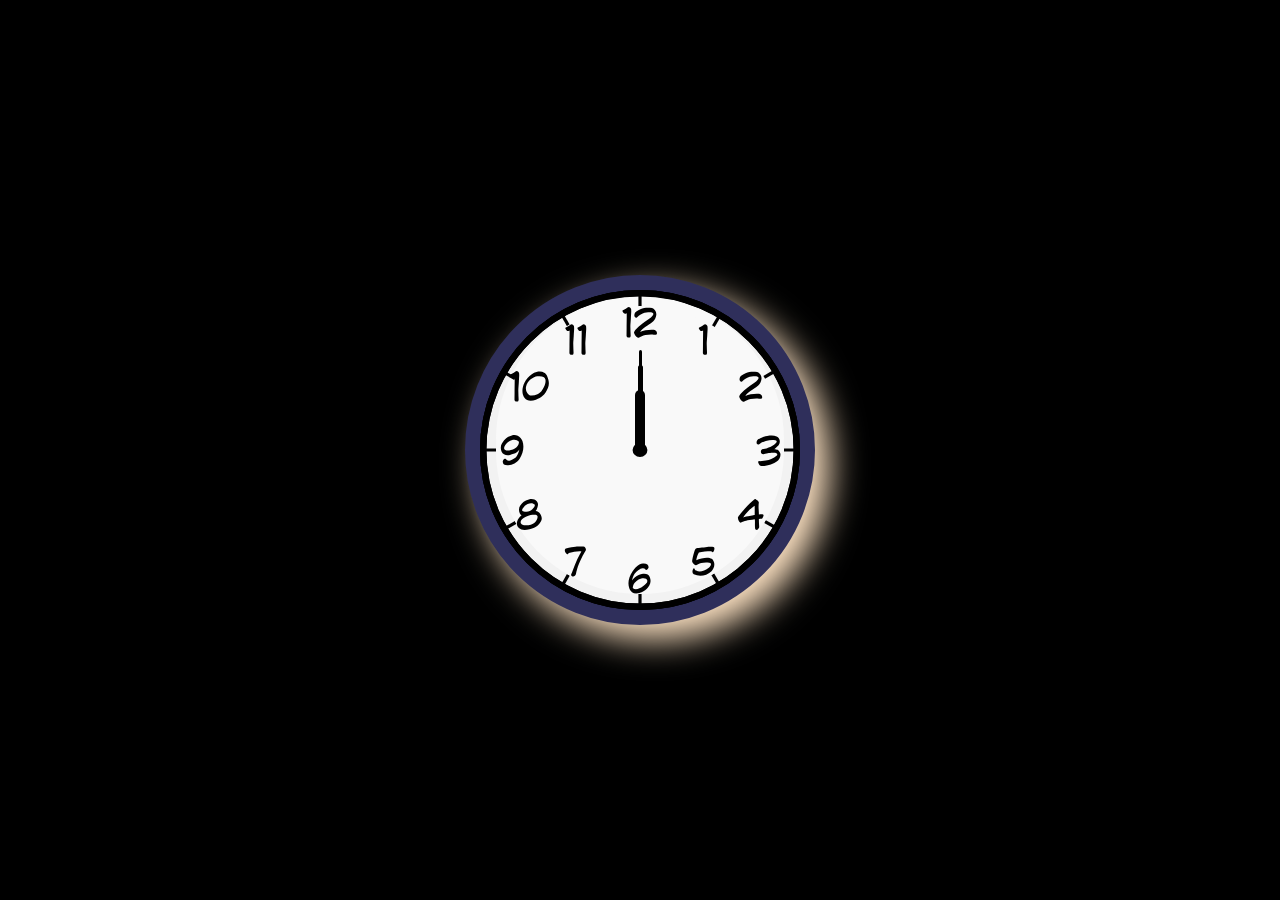
<file: index.html>
<!DOCTYPE html>
<html lang="en">
<head>
    <meta charset="UTF-8">
    <meta http-equiv="X-UA-Compatible" content="IE=edge">
    <meta name="viewport" content="width=device-width, initial-scale=1.0">
    <title>Analog clock</title>
    <link rel="stylesheet" href="./analog.css">
    <link href="https://cdn.jsdelivr.net/npm/bootstrap@5.0.2/dist/css/bootstrap.min.css" rel="stylesheet" integrity="sha384-EVSTQN3/azprG1Anm3QDgpJLIm9Nao0Yz1ztcQTwFspd3yD65VohhpuuCOmLASjC" crossorigin="anonymous">
    <script src="https://cdn.jsdelivr.net/npm/bootstrap@5.0.2/dist/js/bootstrap.bundle.min.js" integrity="sha384-MrcW6ZMFYlzcLA8Nl+NtUVF0sA7MsXsP1UyJoMp4YLEuNSfAP+JcXn/tWtIaxVXM" crossorigin="anonymous"></script>

</head>
<body>
    <div class="clock">
        <img src="./Purzen_Clock_Face_clip_art.svg" alt="">
        <div class="hour string" id="hour"></div>
        <div class="minute string" id="minute"></div>
        <div class="seconds string" id="seconds"></div>
    </div>

    <script src="analog.js"></script>
</body> 
</html>
</file>
<file: analog.css>
html{
    height: 100vh;
    background-color: black;
}
.clock{
    background-color: black;
    height: 320px;
    width: 320px;
    position: absolute;
    transform: translate(-50%,-50%);
    top: 50%;
    left: 50%;
    box-sizing: content-box;
    border-radius: 50%;
    border: 15px solid rgb(47, 47, 91);
    box-shadow: 15px 15px 35px bisque;
    inset: 0 0 30px rgb(129, 58, 58);
}
img{
    height: 320px;
    width: 320px;
}
.string{
    position: absolute;
    background-color: black;
    margin: auto;
    left: 0;
    right: 0;
    border-radius: 5px;
    transform-origin: bottom;
}
.hour{
    height: 60px;
    width: 10px;
    top: 100px;
}
.minute{
    height: 85px;
    width: 5px;
    top: 75px;
}
.seconds{
    height: 100px;
    width: 3px;
    top: 60px;
}
</file>
